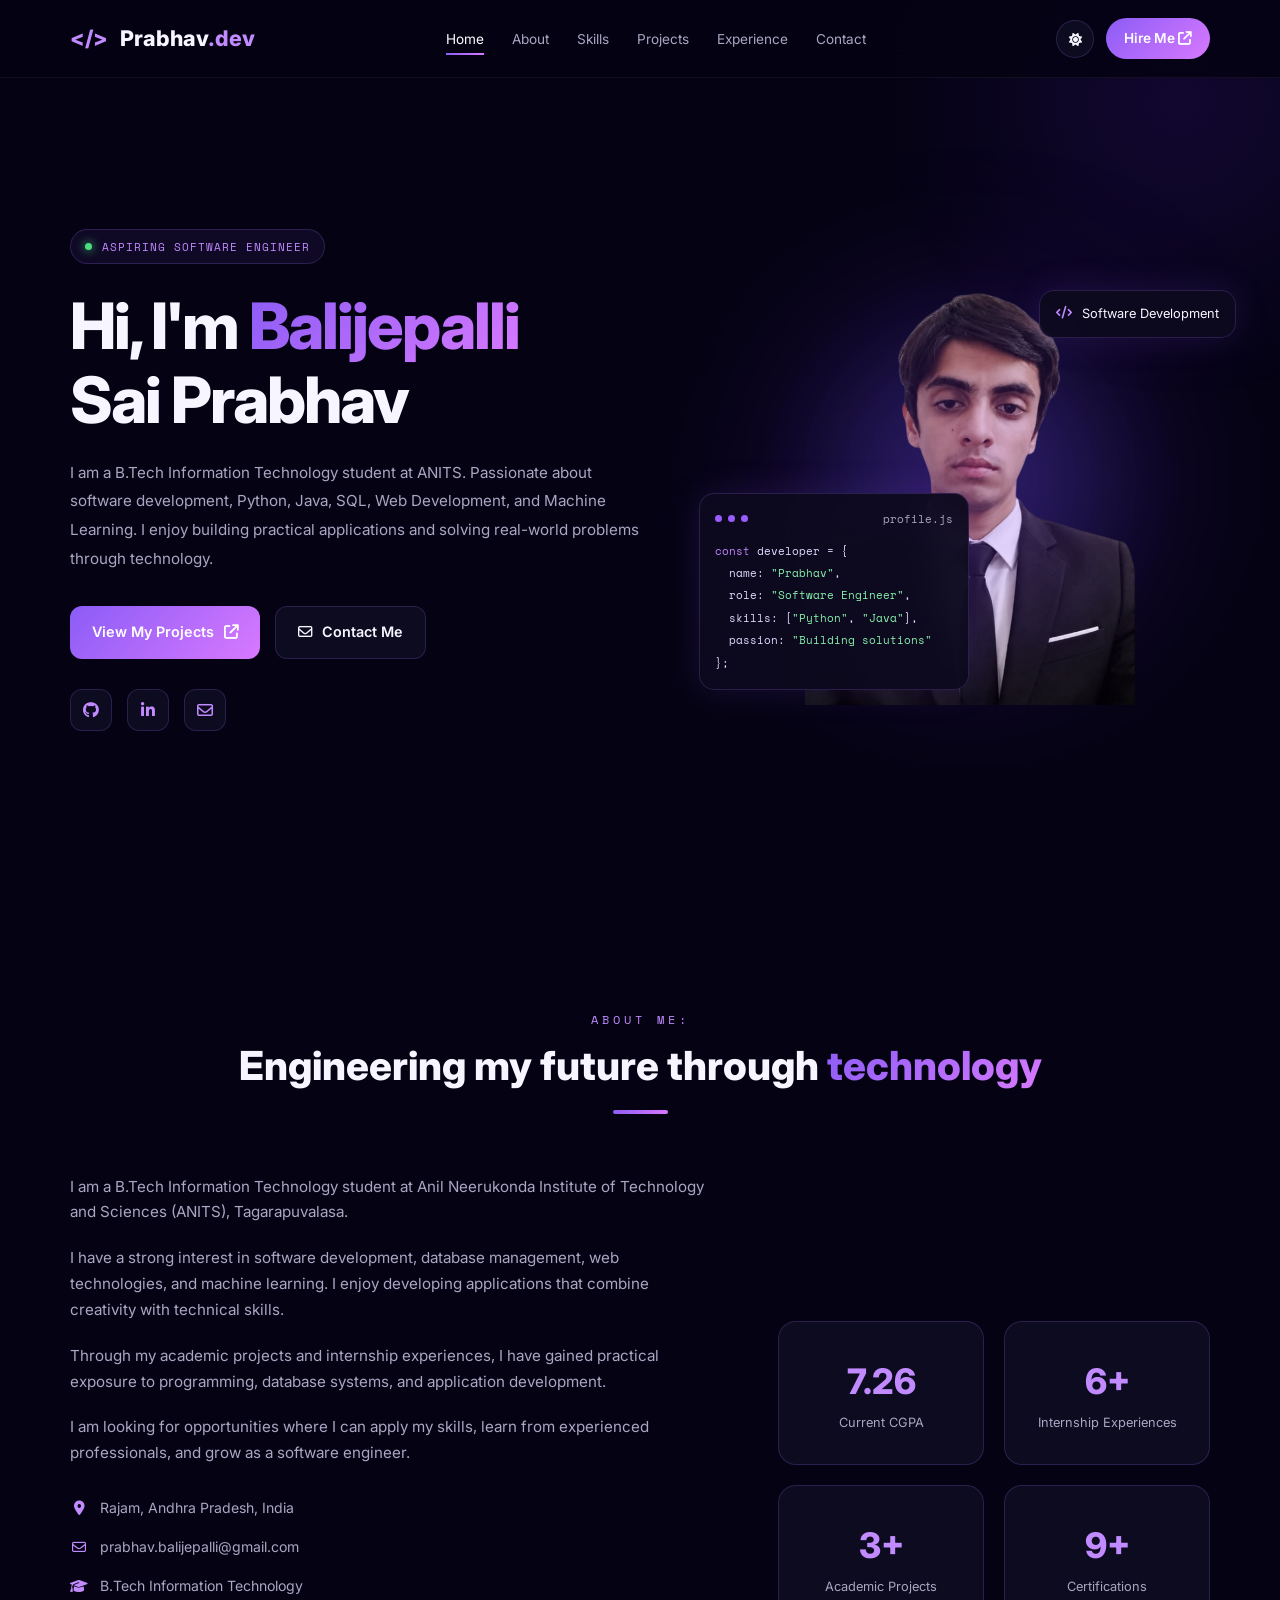
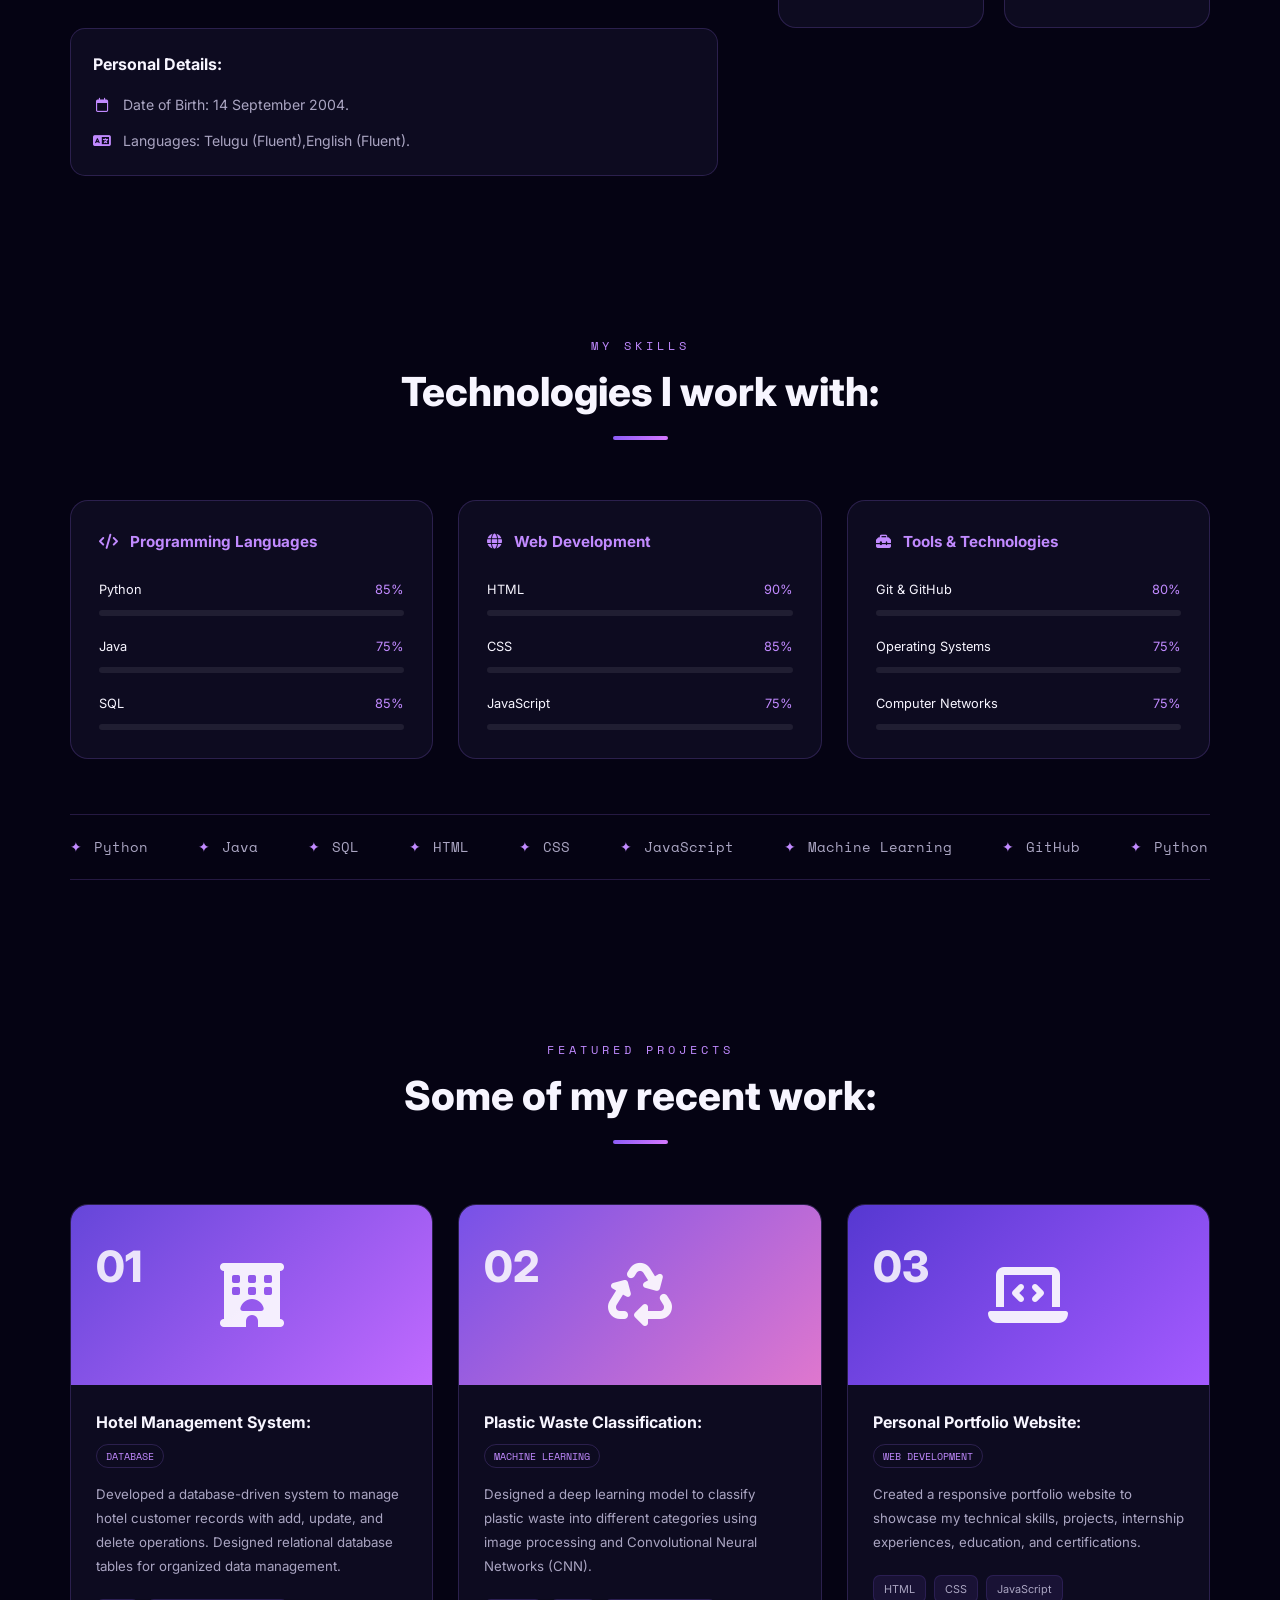
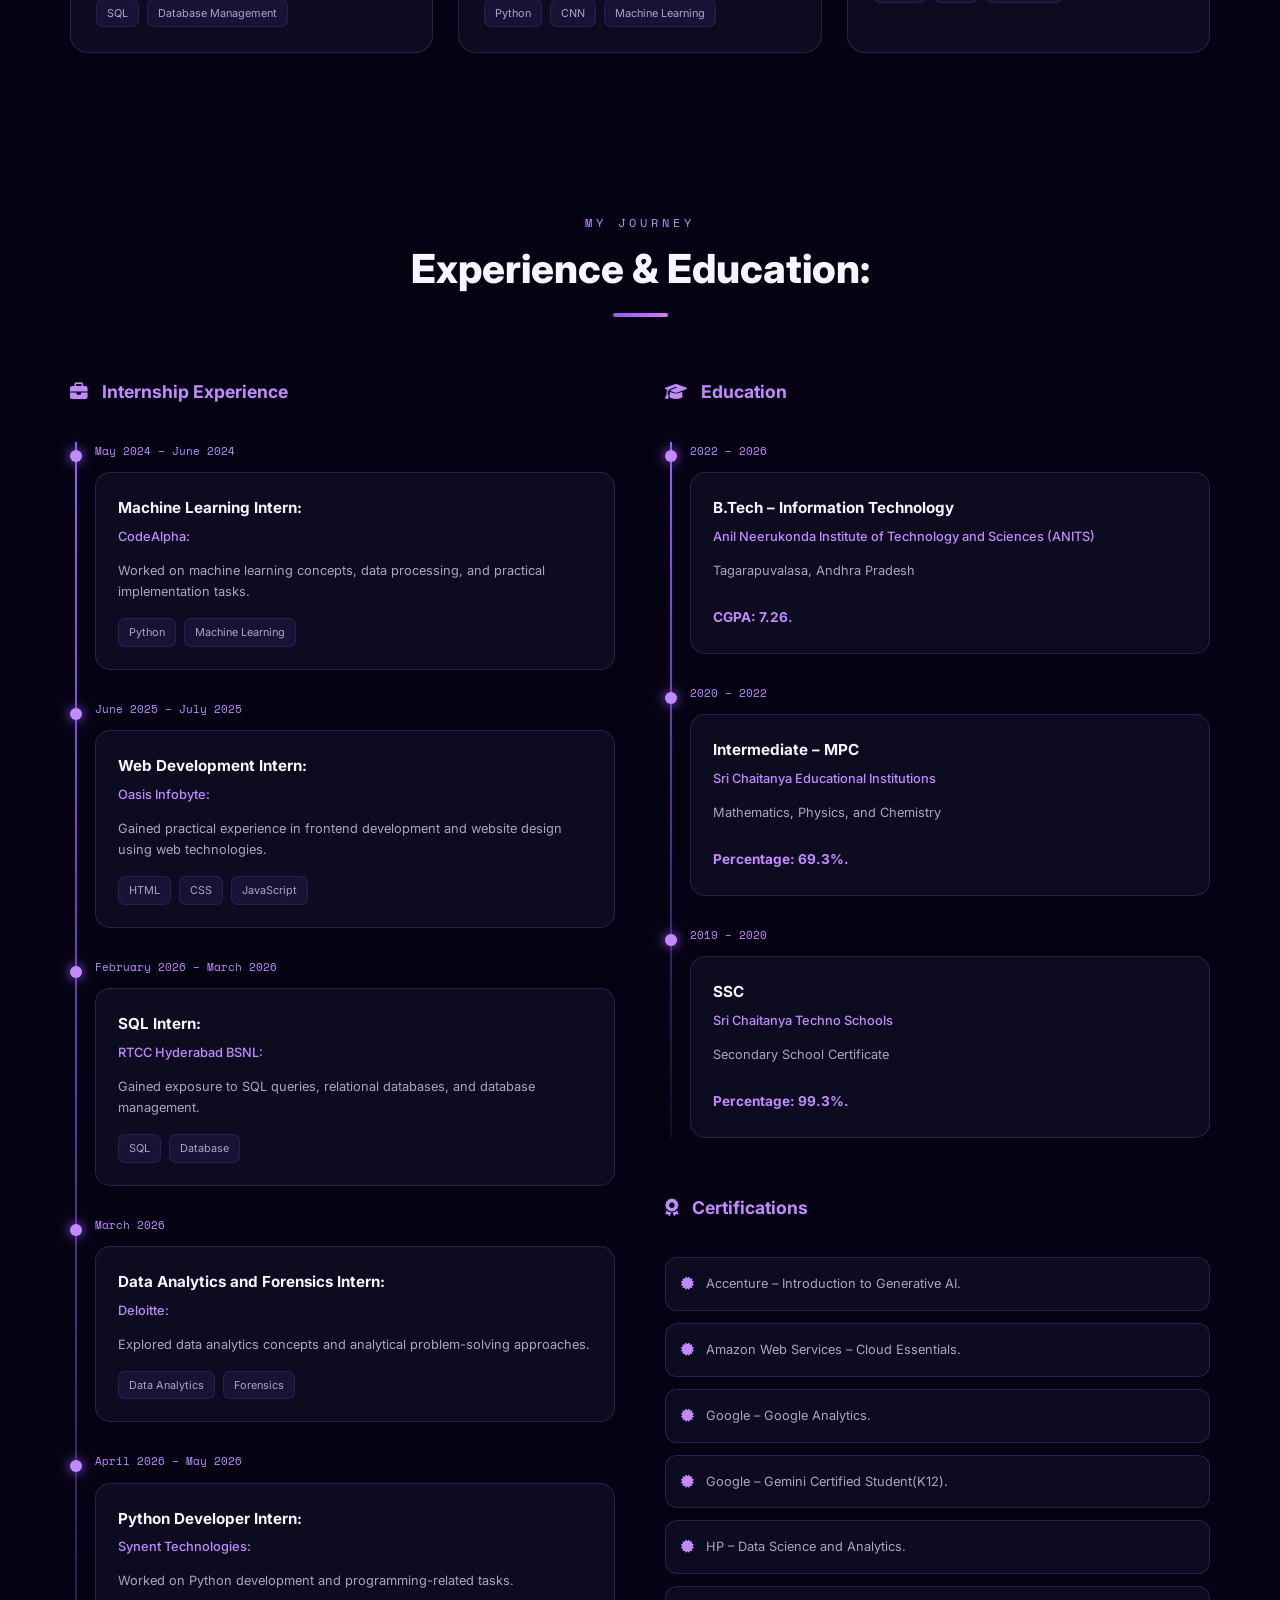
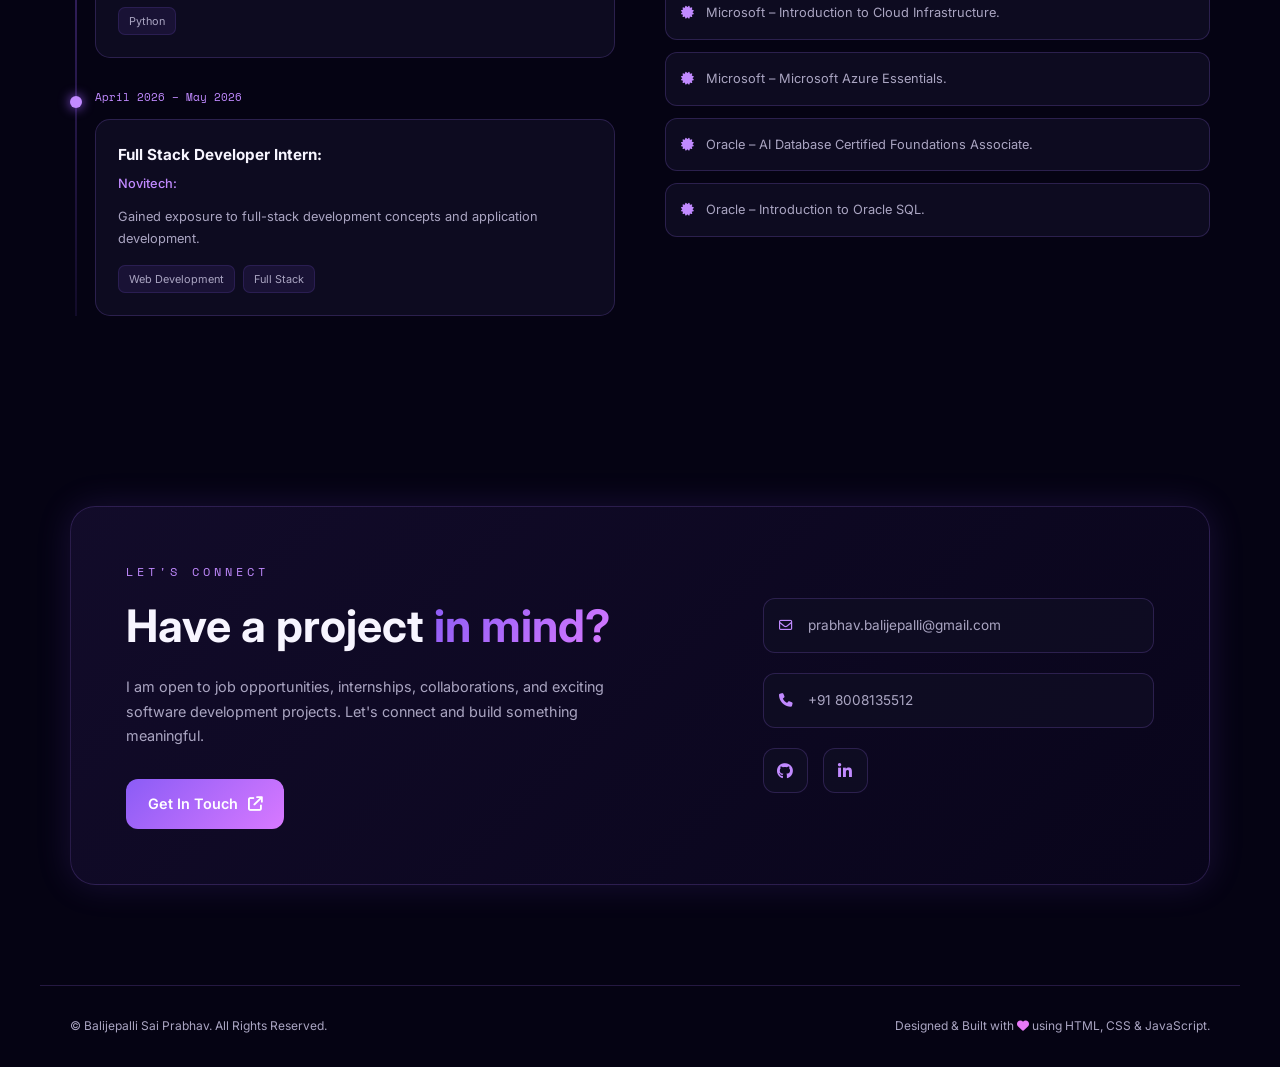
<file: index.html>
<!DOCTYPE html>
<html lang="en">
<head>
    <meta charset="UTF-8">
    <meta name="viewport" content="width=device-width, initial-scale=1.0">
    <title>Balijepalli Sai Prabhav | Portfolio</title>
    <meta name="description"
          content="Personal portfolio of Balijepalli Sai Prabhav, B.Tech Information Technology graduate and aspiring software engineer.">
    <link rel="stylesheet" href="Portfolio.css">
    <link rel="preconnect" href="https://fonts.googleapis.com">
    <link rel="preconnect" href="https://fonts.gstatic.com" crossorigin>
    <link href="https://fonts.googleapis.com/css2?family=Inter:wght@400;500;600;700;800&family=Space+Mono:wght@400;700&display=swap"
          rel="stylesheet">
    <link rel="stylesheet"
          href="https://cdnjs.cloudflare.com/ajax/libs/font-awesome/6.5.2/css/all.min.css">
</head>
<body>
    <div class="background-glow"></div>
    <header class="header">
        <nav class="navbar">
            <a href="#home" class="logo">
                <span class="logo-icon">&lt;/&gt;</span>
                Prabhav<span class="purple-text">.dev</span>
            </a>
            <ul class="nav-links" id="navLinks">
                <li><a href="#home" class="nav-link active">Home</a></li>
                <li><a href="#about" class="nav-link">About</a></li>
                <li><a href="#skills" class="nav-link">Skills</a></li>
                <li><a href="#projects" class="nav-link">Projects</a></li>
                <li><a href="#experience" class="nav-link">Experience</a></li>
                <li><a href="#contact" class="nav-link">Contact</a></li>
            </ul>
            <div class="nav-actions">
                <button class="theme-toggle" id="themeToggle"
                        aria-label="Toggle theme">
                    <i class="fa-solid fa-sun"></i>
                </button>
                <a href="#contact" class="hire-btn">
                    Hire Me <i class="fa-solid fa-arrow-up-right-from-square"></i>
                </a>
                <button class="menu-toggle" id="menuToggle"
                        aria-label="Open navigation menu">
                    <i class="fa-solid fa-bars"></i>
                </button>
            </div>
        </nav>
    </header>
      <!-- Hero Section -->
    <section id="home" class="hero section-container">

        <div class="hero-content">

            <div class="hero-badge">
                <span class="status-dot"></span>
                ASPIRING SOFTWARE ENGINEER
            </div>

            <h1>
                Hi, I'm <span class="gradient-text">Balijepalli</span>
                <br>
                Sai Prabhav
            </h1>


            <p class="hero-description">
                I am a B.Tech Information Technology student at ANITS.
                Passionate about software development, Python, Java,
                SQL, Web Development, and Machine Learning.
                I enjoy building practical applications and solving
                real-world problems through technology.
            </p>

            <div class="hero-buttons">

                <a href="#projects" class="primary-btn">
                    View My Projects
                    <i class="fa-solid fa-arrow-up-right-from-square"></i>
                </a>

                <a href="#contact" class="secondary-btn">
                    <i class="fa-regular fa-envelope"></i>
                    Contact Me
                </a>

            </div>

            <div class="hero-socials">

                <a href="https://github.com/balijepallisaiprabhav"
                   target="_blank"
                   rel="noopener noreferrer"
                   aria-label="GitHub">
                    <i class="fa-brands fa-github"></i>
                </a>

                <a href="https://www.linkedin.com/in/balijepalli-sai-prabhav-173a7a30b/"
                   target="_blank"
                   rel="noopener noreferrer"
                   aria-label="LinkedIn">
                    <i class="fa-brands fa-linkedin-in"></i>
                </a>

                <a href="mailto:prabhav.balijepalli@gmail.com"
                   aria-label="Email">
                    <i class="fa-regular fa-envelope"></i>
                </a>

            </div>

        </div>


        <!-- Profile Image -->
        <div class="hero-image-container">

            <div class="profile-glow"></div>

            <div class="profile-frame">

                <!-- Replace profile.jpg with your own image filename -->
                <img src="./Balijepalli%20Sai%20Prabhav.png"
                     alt="Balijepalli Sai Prabhav image"
                     class="Balijepalli Sai Prabhav-img">

            </div>

            <div class="floating-card code-card">

                <div class="code-card-header">
                    <span class="code-dot"></span>
                    <span class="code-dot"></span>
                    <span class="code-dot"></span>
                    <span>profile.js</span>
                </div>

                <div class="code-content">
                    <span class="code-purple">const</span> developer = {<br>
                    &nbsp;&nbsp;name: <span class="code-green">"Prabhav"</span>,<br>
                    &nbsp;&nbsp;role: <span class="code-green">"Software Engineer"</span>,<br>
                    &nbsp;&nbsp;skills: [<span class="code-green">"Python"</span>, <span class="code-green">"Java"</span>],<br>
                    &nbsp;&nbsp;passion: <span class="code-green">"Building solutions"</span><br>
                    };
                </div>

            </div>

            <div class="floating-card tech-card">
                <i class="fa-solid fa-code"></i>
                <span>Software Development</span>
            </div>

        </div>

    </section>


    <!-- About Section -->
    <section id="about" class="section-container section">

        <div class="section-heading">
            <span class="section-label">ABOUT ME:</span>
            <h2>Engineering my future through <span class="gradient-text">technology</span></h2>
            <div class="heading-line"></div>
        </div>

        <div class="about-grid">

            <div class="about-content">

                <p>
                    I am a B.Tech Information Technology student at
                    Anil Neerukonda Institute of Technology and Sciences
                    (ANITS), Tagarapuvalasa.
                </p>

                <p>
                    I have a strong interest in software development,
                    database management, web technologies, and
                    machine learning. I enjoy developing applications
                    that combine creativity with technical skills.
                </p>

                <p>
                    Through my academic projects and internship
                    experiences, I have gained practical exposure
                    to programming, database systems, and application
                    development.
                </p>

                <p>
                    I am looking for opportunities where I can apply
                    my skills, learn from experienced professionals,
                    and grow as a software engineer.
                </p>

                <div class="about-details">

                    <div class="detail-item">
                        <i class="fa-solid fa-location-dot"></i>
                        <span>Rajam, Andhra Pradesh, India</span>
                    </div>

                    <div class="detail-item">
                        <i class="fa-regular fa-envelope"></i>
                        <span>prabhav.balijepalli@gmail.com</span>
                    </div>

                    <div class="detail-item">
                        <i class="fa-solid fa-graduation-cap"></i>
                        <span>B.Tech Information Technology</span>
                    </div>

                </div>

                <div class="personal-details">

                    <h3>Personal Details:</h3>

                    <div class="detail-item">
                        <i class="fa-regular fa-calendar"></i>
                        <span>Date of Birth: 14 September 2004.</span>
                    </div>

                    <div class="detail-item">
                        <i class="fa-solid fa-language"></i>
                        <span>Languages: Telugu (Fluent),English (Fluent).</span>
                    </div>

                </div>

            </div>


            <!-- About Statistics -->
            <div class="stats-grid">

                <div class="stat-card">
                    <h3>7.26</h3>
                    <p>Current CGPA</p>
                </div>

                <div class="stat-card">
                    <h3>6+</h3>
                    <p>Internship Experiences</p>
                </div>

                <div class="stat-card">
                    <h3>3+</h3>
                    <p>Academic Projects</p>
                </div>

                <div class="stat-card">
                    <h3>9+</h3>
                    <p>Certifications</p>
                </div>

            </div>

        </div>

    </section>


    <!-- Skills Section -->
    <section id="skills" class="section-container section">

        <div class="section-heading">
            <span class="section-label">MY SKILLS</span>
            <h2>Technologies I work with:</h2>
            <div class="heading-line"></div>
        </div>

        <div class="skills-grid">

            <!-- Programming -->
            <div class="skill-card">

                <h3><i class="fa-solid fa-code"></i> Programming Languages</h3>

                <div class="skill-item">
                    <div class="skill-info">
                        <span>Python</span>
                        <span>85%</span>
                    </div>
                    <div class="skill-progress">
                        <div class="progress-bar" data-width="85%"></div>
                    </div>
                </div>

                <div class="skill-item">
                    <div class="skill-info">
                        <span>Java</span>
                        <span>75%</span>
                    </div>
                    <div class="skill-progress">
                        <div class="progress-bar" data-width="75%"></div>
                    </div>
                </div>

                <div class="skill-item">
                    <div class="skill-info">
                        <span>SQL</span>
                        <span>85%</span>
                    </div>
                    <div class="skill-progress">
                        <div class="progress-bar" data-width="85%"></div>
                    </div>
                </div>

            </div>


            <!-- Web Development -->
            <div class="skill-card">

                <h3><i class="fa-solid fa-globe"></i> Web Development</h3>

                <div class="skill-item">
                    <div class="skill-info">
                        <span>HTML</span>
                        <span>90%</span>
                    </div>
                    <div class="skill-progress">
                        <div class="progress-bar" data-width="90%"></div>
                    </div>
                </div>

                <div class="skill-item">
                    <div class="skill-info">
                        <span>CSS</span>
                        <span>85%</span>
                    </div>
                    <div class="skill-progress">
                        <div class="progress-bar" data-width="85%"></div>
                    </div>
                </div>

                <div class="skill-item">
                    <div class="skill-info">
                        <span>JavaScript</span>
                        <span>75%</span>
                    </div>
                    <div class="skill-progress">
                        <div class="progress-bar" data-width="75%"></div>
                    </div>
                </div>

            </div>


            <!-- Tools -->
            <div class="skill-card">

                <h3><i class="fa-solid fa-toolbox"></i> Tools & Technologies</h3>

                <div class="skill-item">
                    <div class="skill-info">
                        <span>Git & GitHub</span>
                        <span>80%</span>
                    </div>
                    <div class="skill-progress">
                        <div class="progress-bar" data-width="80%"></div>
                    </div>
                </div>

                <div class="skill-item">
                    <div class="skill-info">
                        <span>Operating Systems</span>
                        <span>75%</span>
                    </div>
                    <div class="skill-progress">
                        <div class="progress-bar" data-width="75%"></div>
                    </div>
                </div>

                <div class="skill-item">
                    <div class="skill-info">
                        <span>Computer Networks</span>
                        <span>75%</span>
                    </div>
                    <div class="skill-progress">
                        <div class="progress-bar" data-width="75%"></div>
                    </div>
                </div>

            </div>

        </div>

        <div class="tech-marquee">

            <div class="marquee-track">

                <span>Python</span>
                <span>Java</span>
                <span>SQL</span>
                <span>HTML</span>
                <span>CSS</span>
                <span>JavaScript</span>
                <span>Machine Learning</span>
                <span>GitHub</span>

                <span>Python</span>
                <span>Java</span>
                <span>SQL</span>
                <span>HTML</span>
                <span>CSS</span>
                <span>JavaScript</span>
                <span>Machine Learning</span>
                <span>GitHub</span>

            </div>

        </div>

    </section>


    <!-- Projects Section -->
    <section id="projects" class="section-container section">

        <div class="section-heading">
            <span class="section-label">FEATURED PROJECTS</span>
            <h2>Some of my recent work:</h2>
            <div class="heading-line"></div>
        </div>

        <div class="projects-grid">

            <!-- Project 1 -->
            <div class="project-card">

                <div class="project-image project-image-one">
                    <span>01</span>
                    <i class="fa-solid fa-hotel"></i>
                </div>

                <div class="project-content">

                    <div class="project-title">
                        <h3>Hotel Management System:</h3>
                        <span class="project-tag">DATABASE</span>
                    </div>

                    <p>
                        Developed a database-driven system to manage
                        hotel customer records with add, update,
                        and delete operations. Designed relational
                        database tables for organized data management.
                    </p>

                    <div class="project-tech">
                        <span>SQL</span>
                        <span>Database Management</span>
                    </div>

                </div>

            </div>


            <!-- Project 2 -->
            <div class="project-card">

                <div class="project-image project-image-two">
                    <span>02</span>
                    <i class="fa-solid fa-recycle"></i>
                </div>

                <div class="project-content">

                    <div class="project-title">
                        <h3>Plastic Waste Classification:</h3>
                        <span class="project-tag">MACHINE LEARNING</span>
                    </div>

                    <p>
                        Designed a deep learning model to classify
                        plastic waste into different categories
                        using image processing and Convolutional
                        Neural Networks (CNN).
                    </p>

                    <div class="project-tech">
                        <span>Python</span>
                        <span>CNN</span>
                        <span>Machine Learning</span>
                    </div>

                </div>

            </div>


            <!-- Project 3 -->
            <div class="project-card">

                <div class="project-image project-image-three">
                    <span>03</span>
                    <i class="fa-solid fa-laptop-code"></i>
                </div>

                <div class="project-content">

                    <div class="project-title">
                        <h3>Personal Portfolio Website:</h3>
                        <span class="project-tag">WEB DEVELOPMENT</span>
                    </div>

                    <p>
                        Created a responsive portfolio website to
                        showcase my technical skills, projects,
                        internship experiences, education,
                        and certifications.
                    </p>

                    <div class="project-tech">
                        <span>HTML</span>
                        <span>CSS</span>
                        <span>JavaScript</span>
                    </div>

                </div>

            </div>

        </div>

    </section>


    <!-- Experience and Education -->
    <section id="experience" class="section-container section">

        <div class="section-heading">
            <span class="section-label">MY JOURNEY</span>
            <h2>Experience & Education:</h2>
            <div class="heading-line"></div>
        </div>

        <div class="journey-grid">

            <!-- Internship Timeline -->
            <div class="journey-column">

                <h3 class="journey-heading">
                    <i class="fa-solid fa-briefcase"></i>
                    Internship Experience
                </h3>

                <div class="timeline">

                    <div class="timeline-item">

                        <span class="timeline-date">May 2024 – June 2024</span>

                        <div class="timeline-card">
                            <h4>Machine Learning Intern:</h4>
                            <h5>CodeAlpha:</h5>

                            <p>
                                Worked on machine learning concepts,
                                data processing, and practical
                                implementation tasks.
                            </p>

                            <div class="project-tech">
                                <span>Python</span>
                                <span>Machine Learning</span>
                            </div>
                        </div>

                    </div>


                    <div class="timeline-item">

                        <span class="timeline-date">June 2025 – July 2025</span>

                        <div class="timeline-card">
                            <h4>Web Development Intern:</h4>
                            <h5>Oasis Infobyte:</h5>

                            <p>
                                Gained practical experience in
                                frontend development and website
                                design using web technologies.
                            </p>

                            <div class="project-tech">
                                <span>HTML</span>
                                <span>CSS</span>
                                <span>JavaScript</span>
                            </div>
                        </div>

                    </div>


                    <div class="timeline-item">

                        <span class="timeline-date">February 2026 – March 2026</span>

                        <div class="timeline-card">
                            <h4>SQL Intern:</h4>
                            <h5>RTCC Hyderabad BSNL:</h5>

                            <p>
                                Gained exposure to SQL queries,
                                relational databases, and
                                database management.
                            </p>

                            <div class="project-tech">
                                <span>SQL</span>
                                <span>Database</span>
                            </div>
                        </div>

                    </div>


                    <div class="timeline-item">

                        <span class="timeline-date">March 2026</span>

                        <div class="timeline-card">
                            <h4>Data Analytics and Forensics Intern:</h4>
                            <h5>Deloitte:</h5>

                            <p>
                                Explored data analytics concepts
                                and analytical problem-solving
                                approaches.
                            </p>

                            <div class="project-tech">
                                <span>Data Analytics</span>
                                <span>Forensics</span>
                            </div>
                        </div>

                    </div>


                    <div class="timeline-item">

                        <span class="timeline-date">April 2026 – May 2026</span>

                        <div class="timeline-card">
                            <h4>Python Developer Intern:</h4>
                            <h5>Synent Technologies:</h5>

                            <p>
                                Worked on Python development
                                and programming-related tasks.
                            </p>

                            <div class="project-tech">
                                <span>Python</span>
                            </div>
                        </div>

                    </div>


                    <div class="timeline-item">

                        <span class="timeline-date">April 2026 – May 2026</span>

                        <div class="timeline-card">
                            <h4>Full Stack Developer Intern:</h4>
                            <h5>Novitech:</h5>

                            <p>
                                Gained exposure to full-stack
                                development concepts and
                                application development.
                            </p>

                            <div class="project-tech">
                                <span>Web Development</span>
                                <span>Full Stack</span>
                            </div>
                        </div>

                    </div>

                </div>

            </div>


            <!-- Education Timeline -->
            <div class="journey-column">

                <h3 class="journey-heading">
                    <i class="fa-solid fa-graduation-cap"></i>
                    Education
                </h3>

                <div class="timeline">

                    <div class="timeline-item">

                        <span class="timeline-date">2022 – 2026</span>

                        <div class="timeline-card">
                            <h4>B.Tech – Information Technology</h4>
                            <h5>
                                Anil Neerukonda Institute of Technology
                                and Sciences (ANITS)
                            </h5>

                            <p>
                                Tagarapuvalasa, Andhra Pradesh
                            </p>

                            <div class="education-score">
                                CGPA: 7.26.
                            </div>
                        </div>

                    </div>


                    <div class="timeline-item">

                        <span class="timeline-date">2020 – 2022</span>

                        <div class="timeline-card">
                            <h4>Intermediate – MPC</h4>
                            <h5>Sri Chaitanya Educational Institutions</h5>

                            <p>
                                Mathematics, Physics, and Chemistry
                            </p>

                            <div class="education-score">
                                Percentage: 69.3%.
                            </div>
                        </div>

                    </div>


                    <div class="timeline-item">

                        <span class="timeline-date">2019 – 2020</span>

                        <div class="timeline-card">
                            <h4>SSC</h4>
                            <h5>Sri Chaitanya Techno Schools</h5>

                            <p>
                                Secondary School Certificate
                            </p>

                            <div class="education-score">
                                Percentage: 99.3%.
                            </div>
                        </div>

                    </div>

                </div>


                <!-- Certifications -->
                <h3 class="journey-heading certification-heading">
                    <i class="fa-solid fa-award"></i>
                    Certifications
                </h3>

                <div class="certification-list">

                    <div class="certificate-item">
                        <i class="fa-solid fa-certificate"></i>
                        <span>Accenture – Introduction to Generative AI.</span>
                    </div>

                    <div class="certificate-item">
                        <i class="fa-solid fa-certificate"></i>
                        <span>Amazon Web Services – Cloud Essentials.</span>
                    </div>

                    <div class="certificate-item">
                        <i class="fa-solid fa-certificate"></i>
                        <span>Google – Google Analytics.</span>
                    </div>

                    <div class="certificate-item">
                        <i class="fa-solid fa-certificate"></i>
                        <span>Google – Gemini Certified Student(K12).</span>
                    </div>

                    <div class="certificate-item">
                        <i class="fa-solid fa-certificate"></i>
                        <span>HP – Data Science and Analytics.</span>
                    </div>

                    <div class="certificate-item">
                        <i class="fa-solid fa-certificate"></i>
                        <span>Microsoft – Introduction to Cloud Infrastructure.</span>
                    </div>

                    <div class="certificate-item">
                        <i class="fa-solid fa-certificate"></i>
                        <span>Microsoft – Microsoft Azure Essentials.</span>
                    </div>

                    <div class="certificate-item">
                        <i class="fa-solid fa-certificate"></i>
                        <span>Oracle – AI Database Certified Foundations Associate.</span>
                    </div>

                    <div class="certificate-item">
                        <i class="fa-solid fa-certificate"></i>
                        <span>Oracle – Introduction to Oracle SQL.</span>
                    </div>

                </div>

            </div>

        </div>

    </section>


    <!-- Contact Section -->
    <section id="contact" class="section-container section contact-section">

        <div class="contact-box">

            <div class="contact-content">

                <span class="section-label">LET'S CONNECT</span>

                <h2>
                    Have a project
                    <span class="gradient-text">in mind?</span>
                </h2>

                <p>
                    I am open to job opportunities, internships,
                    collaborations, and exciting software development
                    projects. Let's connect and build something meaningful.
                </p>

                <a href="mailto:prabhav.balijepalli@gmail.com"
                   class="primary-btn">
                    Get In Touch
                    <i class="fa-solid fa-arrow-up-right-from-square"></i>
                </a>

            </div>


            <div class="contact-info">

                <a href="mailto:prabhav.balijepalli@gmail.com"
                   class="contact-info-item">

                    <i class="fa-regular fa-envelope"></i>

                    <span>prabhav.balijepalli@gmail.com</span>

                </a>


                <a href="tel:8008135512"
                   class="contact-info-item">

                    <i class="fa-solid fa-phone"></i>

                    <span>+91 8008135512</span>

                </a>


                <div class="contact-socials">

                    <a href="https://github.com/balijepallisaiprabhav"
                       target="_blank"
                       rel="noopener noreferrer"
                       aria-label="GitHub">

                        <i class="fa-brands fa-github"></i>

                    </a>


                    <a href="https://www.linkedin.com/in/balijepalli-sai-prabhav-173a7a30b/"
                       target="_blank"
                       rel="noopener noreferrer"
                       aria-label="LinkedIn">

                        <i class="fa-brands fa-linkedin-in"></i>

                    </a>

                </div>

            </div>

        </div>

    </section>


    <!-- Footer -->
    <footer class="footer">

        <p>
            © <span id="currentYear"></span>
            Balijepalli Sai Prabhav. All Rights Reserved.
        </p>

        <p>
            Designed & Built with
            <i class="fa-solid fa-heart"></i>
            using HTML, CSS & JavaScript.
        </p>

    </footer>


    <!-- Back To Top -->
    <button id="backToTop" class="back-to-top"
            aria-label="Back to top">

        <i class="fa-solid fa-arrow-up"></i>

    </button>


    <script src="Portfolio.js"></script>

</body>
</html>
</file>
<file: Portfolio.css>
:root {
    --bg-color: #050313;
    --bg-secondary: #0a071c;
    --card-bg: rgba(16, 13, 36, 0.85);
    --text-color: #f7f5ff;
    --text-secondary: #aaa5c2;
    --purple: #9b5cff;
    --purple-light: #c18aff;
    --purple-dark: #6d28d9;
    --border-color: rgba(166, 115, 255, 0.2);
    --gradient: linear-gradient(135deg, #8b5cf6, #d879ff);
    --shadow: 0 0 35px rgba(139, 92, 246, 0.15);
}

* {
    margin: 0;
    padding: 0;
    box-sizing: border-box;
    scroll-behavior: smooth;
}

body {
    font-family: "Inter", sans-serif;
    background: var(--bg-color);
    color: var(--text-color);
    line-height: 1.7;
    overflow-x: hidden;
    transition: background 0.3s ease, color 0.3s ease;
}

a {
    text-decoration: none;
    color: inherit;
}

ul {
    list-style: none;
}

button {
    font-family: inherit;
}

::selection {
    background: var(--purple);
    color: white;
}



.background-glow {
    position: fixed;
    top: -200px;
    right: -200px;
    width: 600px;
    height: 600px;
    background: radial-gradient(
        circle,
        rgba(111, 42, 255, 0.13),
        transparent 70%
    );
    pointer-events: none;
    z-index: -1;
}



.header {
    position: fixed;
    top: 0;
    left: 0;
    width: 100%;
    z-index: 1000;
    background: rgba(5, 3, 19, 0.85);
    backdrop-filter: blur(18px);
    border-bottom: 1px solid rgba(255, 255, 255, 0.05);
}

.navbar {
    max-width: 1200px;
    margin: auto;
    padding: 18px 30px;
    display: flex;
    align-items: center;
    justify-content: space-between;
    gap: 25px;
}

.logo {
    font-size: 1.35rem;
    font-weight: 800;
    white-space: nowrap;
}

.logo-icon {
    color: var(--purple-light);
    margin-right: 7px;
}

.purple-text {
    color: var(--purple-light);
}

.nav-links {
    display: flex;
    align-items: center;
    gap: 28px;
}

.nav-link {
    font-size: 0.85rem;
    color: var(--text-secondary);
    transition: color 0.3s ease;
    position: relative;
}

.nav-link:hover,
.nav-link.active {
    color: white;
}

.nav-link.active::after {
    content: "";
    position: absolute;
    bottom: -8px;
    left: 0;
    width: 100%;
    height: 2px;
    background: var(--gradient);
}

.nav-actions {
    display: flex;
    align-items: center;
    gap: 12px;
}

.theme-toggle,
.menu-toggle {
    width: 38px;
    height: 38px;
    border-radius: 50%;
    border: 1px solid var(--border-color);
    background: var(--card-bg);
    color: var(--text-color);
    cursor: pointer;
    transition: 0.3s ease;
}

.theme-toggle:hover,
.menu-toggle:hover {
    background: var(--purple-dark);
    transform: rotate(15deg);
}

.hire-btn {
    padding: 9px 18px;
    border-radius: 25px;
    background: var(--gradient);
    color: white;
    font-size: 0.85rem;
    font-weight: 600;
    transition: 0.3s ease;
}

.hire-btn:hover {
    transform: translateY(-3px);
    box-shadow: 0 0 20px rgba(155, 92, 255, 0.4);
}

.menu-toggle {
    display: none;
}


/* General Sections */

.section-container {
    max-width: 1200px;
    width: 100%;
    margin: auto;
    padding-left: 30px;
    padding-right: 30px;
}

.section {
    padding-top: 110px;
    padding-bottom: 50px;
}

.section-heading {
    text-align: center;
    margin-bottom: 60px;
}

.section-label {
    display: block;
    color: var(--purple-light);
    font-family: "Space Mono", monospace;
    font-size: 0.72rem;
    letter-spacing: 4px;
    margin-bottom: 10px;
}

.section-heading h2 {
    font-size: clamp(1.8rem, 4vw, 2.5rem);
    font-weight: 800;
    line-height: 1.3;
}

.heading-line {
    width: 55px;
    height: 4px;
    border-radius: 5px;
    background: var(--gradient);
    margin: 18px auto 0;
}

.gradient-text {
    background: var(--gradient);
    -webkit-background-clip: text;
    background-clip: text;
    color: transparent;
}


/* Hero Section */

.hero {
    min-height: 100vh;
    display: grid;
    grid-template-columns: 1.1fr 0.9fr;
    align-items: center;
    gap: 70px;
    padding-top: 130px;
    padding-bottom: 70px;
    overflow: visible;
}

.hero-content {
    animation: slideUp 0.9s ease both;
}

.hero-badge {
    display: inline-flex;
    align-items: center;
    gap: 10px;
    padding: 7px 14px;
    border: 1px solid var(--border-color);
    border-radius: 25px;
    background: rgba(139, 92, 246, 0.08);
    color: var(--purple-light);
    font-family: "Space Mono", monospace;
    font-size: 0.7rem;
    letter-spacing: 1px;
    margin-bottom: 25px;
}

.status-dot {
    width: 7px;
    height: 7px;
    background: #4ade80;
    border-radius: 50%;
    box-shadow: 0 0 10px #4ade80;
    animation: pulse 1.5s infinite;
}

.hero h1 {
    font-size: clamp(2.6rem, 5vw, 4.5rem);
    font-weight: 800;
    line-height: 1.15;
    letter-spacing: -2px;
}

.hero-role {
    margin-top: 22px;
    font-size: clamp(1.2rem, 3vw, 1.8rem);
    font-weight: 600;
}

#typingText {
    color: var(--purple-light);
}

.typing-cursor {
    color: var(--purple-light);
    animation: blink 0.7s infinite;
}

.hero-description {
    color: var(--text-secondary);
    max-width: 570px;
    margin-top: 22px;
    font-size: 0.95rem;
    line-height: 1.9;
}

.hero-buttons {
    display: flex;
    flex-wrap: wrap;
    gap: 15px;
    margin-top: 32px;
}

.primary-btn,
.secondary-btn {
    display: inline-flex;
    align-items: center;
    justify-content: center;
    gap: 10px;
    padding: 13px 22px;
    border-radius: 12px;
    font-size: 0.9rem;
    font-weight: 600;
    transition: 0.3s ease;
}

.primary-btn {
    background: var(--gradient);
    color: white;
    border: none;
}

.secondary-btn {
    background: var(--card-bg);
    border: 1px solid var(--border-color);
    color: var(--text-color);
}

.primary-btn:hover,
.secondary-btn:hover {
    transform: translateY(-4px);
    box-shadow: var(--shadow);
}

.hero-socials {
    display: flex;
    gap: 15px;
    margin-top: 30px;
}

.hero-socials a {
    width: 42px;
    height: 42px;
    border: 1px solid var(--border-color);
    border-radius: 12px;
    display: flex;
    align-items: center;
    justify-content: center;
    color: var(--purple-light);
    background: var(--card-bg);
    transition: 0.3s ease;
}

.hero-socials a:hover {
    background: var(--purple-dark);
    color: white;
    transform: translateY(-4px);
}


/* Profile Image */

.hero-image-container {
    position: relative;
    display: flex;
    justify-content: center;
    align-items: center;
    min-height: 450px;
    animation: fadeIn 1.2s ease both;
}

.profile-glow {
    position: absolute;
    width: 350px;
    height: 350px;
    border-radius: 50%;
    background: rgba(128, 49, 255, 0.22);
    filter: blur(80px);
    animation: glow 4s ease-in-out infinite alternate;
}

.profile-frame {
    width: 380px;
    height: 450px;
    border-radius: 20px;
    margin: 0 auto;
    padding: 0;
    overflow: hidden;

}

.profile-frame::before {
    content: "";
    position: absolute;
    width: 350px;
    height: 350px;
    top: 50%;
    left: 50%;
    transform: translate(-50%, -50%);
    background: radial-gradient(circle,rgba(139, 92, 246, 0.25) 0%,rgba(59, 130, 246, 0.12) 40%, transparent 70%);
    filter: blur(45px);
    z-index: -1;

}

.profile-image {
    display: block;
    width: 100%;
    height: 100%;
    object-fit: contain;
    object-position: center bottom;
    background: transparent;
    border: none;
    border-radius: 0;
    box-shadow: none;
}

.profile-frame img {
    width: 100%;
    height: 100%;
    object-fit: contain;
    object-position: center bottom;
    display: block;
    border-radius: 20px;
}

.floating-card {
    position: absolute;
    z-index: 2;
    background: rgba(13, 10, 31, 0.95);
    border: 1px solid var(--border-color);
    border-radius: 15px;
    box-shadow: var(--shadow);
    backdrop-filter: blur(15px);
}

.code-card {
    bottom: 15px;
    left: -30px;
    width: 270px;
    padding: 15px;
    animation: float 4s ease-in-out infinite;
}

.code-card-header {
    display: flex;
    align-items: center;
    gap: 6px;
    font-family: "Space Mono", monospace;
    font-size: 0.7rem;
    color: var(--text-secondary);
    margin-bottom: 12px;
}

.code-card-header span:last-child {
    margin-left: auto;
}

.code-dot {
    width: 7px;
    height: 7px;
    border-radius: 50%;
    background: #9b5cff;
}

.code-content {
    font-family: "Space Mono", monospace;
    font-size: 0.7rem;
    line-height: 2;
    color: #e2d8ff;
}

.code-purple {
    color: #c084fc;
}

.code-green {
    color: #86efac;
}

.tech-card {
    top: 35px;
    right: -25px;
    padding: 12px 16px;
    display: flex;
    align-items: center;
    gap: 10px;
    font-size: 0.8rem;
    animation: float 5s ease-in-out infinite;
}

.tech-card i {
    color: var(--purple-light);
}


/* About */

.about-grid {
    display: grid;
    grid-template-columns: 1.2fr 0.8fr;
    gap: 60px;
    align-items: center;
}

.about-content p {
    color: var(--text-secondary);
    margin-bottom: 20px;
    font-size: 0.95rem;
}

.about-details {
    margin-top: 30px;
    display: flex;
    flex-direction: column;
    gap: 15px;
}

.detail-item {
    display: flex;
    align-items: center;
    gap: 12px;
    color: var(--text-secondary);
    font-size: 0.88rem;
}

.detail-item i {
    color: var(--purple-light);
    width: 18px;
    text-align: center;
}

.personal-details {
    margin-top: 30px;
    padding: 22px;
    background: var(--card-bg);
    border: 1px solid var(--border-color);
    border-radius: 15px;
}

.personal-details h3 {
    margin-bottom: 15px;
    font-size: 1rem;
}

.personal-details .detail-item + .detail-item {
    margin-top: 12px;
}

.stats-grid {
    display: grid;
    grid-template-columns: repeat(2, 1fr);
    gap: 20px;
}

.stat-card {
    padding: 30px 20px;
    text-align: center;
    background: var(--card-bg);
    border: 1px solid var(--border-color);
    border-radius: 18px;
    transition: 0.3s ease;
}

.stat-card:hover {
    transform: translateY(-5px);
    border-color: var(--purple);
    box-shadow: var(--shadow);
}

.stat-card h3 {
    font-size: 2.2rem;
    font-weight: 800;
    color: var(--purple-light);
}

.stat-card p {
    font-size: 0.8rem;
    color: var(--text-secondary);
}


/* Skills */

.skills-grid {
    display: grid;
    grid-template-columns: repeat(3, 1fr);
    gap: 25px;
}

.skill-card {
    padding: 28px;
    background: var(--card-bg);
    border: 1px solid var(--border-color);
    border-radius: 18px;
    transition: 0.3s ease;
}

.skill-card:hover {
    transform: translateY(-5px);
    border-color: var(--purple);
    box-shadow: var(--shadow);
}

.skill-card h3 {
    font-size: 0.95rem;
    margin-bottom: 25px;
    color: var(--purple-light);
}

.skill-card h3 i {
    margin-right: 8px;
}

.skill-item {
    margin-bottom: 20px;
}

.skill-item:last-child {
    margin-bottom: 0;
}

.skill-info {
    display: flex;
    justify-content: space-between;
    font-size: 0.8rem;
    margin-bottom: 9px;
}

.skill-info span:last-child {
    color: var(--purple-light);
}

.skill-progress {
    width: 100%;
    height: 6px;
    border-radius: 10px;
    background: rgba(255, 255, 255, 0.08);
    overflow: hidden;
}

.progress-bar {
    width: 0;
    height: 100%;
    border-radius: 10px;
    background: var(--gradient);
    transition: width 1.5s ease;
}

.tech-marquee {
    overflow: hidden;
    margin-top: 55px;
    padding: 20px 0;
    border-top: 1px solid var(--border-color);
    border-bottom: 1px solid var(--border-color);
}

.marquee-track {
    display: flex;
    width: max-content;
    gap: 50px;
    animation: marquee 30s linear infinite;
}

.marquee-track span {
    font-family: "Space Mono", monospace;
    color: var(--text-secondary);
    font-size: 0.9rem;
    white-space: nowrap;
}

.marquee-track span::before {
    content: "✦";
    color: var(--purple-light);
    margin-right: 12px;
}


/* Projects */

.projects-grid {
    display: grid;
    grid-template-columns: repeat(3, 1fr);
    gap: 25px;
}

.project-card {
    overflow: hidden;
    background: var(--card-bg);
    border: 1px solid var(--border-color);
    border-radius: 18px;
    transition: 0.4s ease;
}

.project-card:hover {
    transform: translateY(-8px);
    border-color: var(--purple);
    box-shadow: var(--shadow);
}

.project-image {
    height: 180px;
    display: flex;
    align-items: center;
    justify-content: center;
    position: relative;
    overflow: hidden;
    background: var(--gradient);
}

.project-image span {
    position: absolute;
    top: 25px;
    left: 25px;
    font-size: 2.7rem;
    font-weight: 800;
    color: rgba(255, 255, 255, 0.85);
}

.project-image i {
    font-size: 4rem;
    color: rgba(255, 255, 255, 0.9);
    transition: 0.4s ease;
}

.project-card:hover .project-image i {
    transform: scale(1.2) rotate(-5deg);
}

.project-image-one {
    background: linear-gradient(135deg, #6546d9, #c16aff);
}

.project-image-two {
    background: linear-gradient(135deg, #7751e8, #df77ce);
}

.project-image-three {
    background: linear-gradient(135deg, #5638d1, #a45aff);
}

.project-content {
    padding: 25px;
}

.project-title {
    display: flex;
    flex-direction: column;
    gap: 10px;
    margin-bottom: 15px;
}

.project-title h3 {
    font-size: 1rem;
    line-height: 1.5;
}

.project-tag {
    align-self: flex-start;
    padding: 3px 9px;
    border-radius: 15px;
    font-family: "Space Mono", monospace;
    font-size: 0.6rem;
    color: var(--purple-light);
    border: 1px solid var(--border-color);
}

.project-content p {
    color: var(--text-secondary);
    font-size: 0.83rem;
    line-height: 1.8;
    margin-bottom: 20px;
}

.project-tech {
    display: flex;
    flex-wrap: wrap;
    gap: 8px;
}

.project-tech span {
    padding: 4px 10px;
    border-radius: 7px;
    background: rgba(139, 92, 246, 0.1);
    border: 1px solid rgba(139, 92, 246, 0.15);
    font-size: 0.68rem;
    color: var(--text-secondary);
}


/* Experience and Education */

.journey-grid {
    display: grid;
    grid-template-columns: 1fr 1fr;
    gap: 50px;
}

.journey-heading {
    font-size: 1.1rem;
    margin-bottom: 35px;
    color: var(--purple-light);
}

.journey-heading i {
    margin-right: 10px;
}

.timeline {
    position: relative;
    padding-left: 25px;
}

.timeline::before {
    content: "";
    position: absolute;
    top: 0;
    bottom: 0;
    left: 5px;
    width: 2px;
    background: linear-gradient(
        to bottom,
        var(--purple),
        rgba(139, 92, 246, 0.1)
    );
}

.timeline-item {
    position: relative;
    margin-bottom: 30px;
}

.timeline-item::before {
    content: "";
    position: absolute;
    left: -25px;
    top: 8px;
    width: 12px;
    height: 12px;
    background: var(--purple-light);
    border-radius: 50%;
    box-shadow: 0 0 12px var(--purple);
}

.timeline-date {
    display: block;
    margin-bottom: 12px;
    font-family: "Space Mono", monospace;
    font-size: 0.68rem;
    color: var(--purple-light);
}

.timeline-card {
    padding: 22px;
    background: var(--card-bg);
    border: 1px solid var(--border-color);
    border-radius: 15px;
    transition: 0.3s ease;
}

.timeline-card:hover {
    border-color: var(--purple);
    box-shadow: var(--shadow);
    transform: translateX(4px);
}

.timeline-card h4 {
    font-size: 0.95rem;
    margin-bottom: 5px;
}

.timeline-card h5 {
    font-size: 0.8rem;
    color: var(--purple-light);
    margin-bottom: 12px;
    font-weight: 500;
}

.timeline-card p {
    font-size: 0.8rem;
    color: var(--text-secondary);
    margin-bottom: 15px;
}

.education-score {
    display: inline-block;
    margin-top: 10px;
    color: var(--purple-light);
    font-weight: 700;
    font-size: 0.85rem;
}

.certification-heading {
    margin-top: 55px;
}

.certification-list {
    display: flex;
    flex-direction: column;
    gap: 12px;
}

.certificate-item {
    display: flex;
    align-items: flex-start;
    gap: 12px;
    padding: 15px;
    background: var(--card-bg);
    border: 1px solid var(--border-color);
    border-radius: 12px;
    color: var(--text-secondary);
    font-size: 0.8rem;
    transition: 0.3s ease;
}

.certificate-item:hover {
    border-color: var(--purple);
    color: var(--text-color);
    transform: translateX(4px);
}

.certificate-item i {
    color: var(--purple-light);
    margin-top: 5px;
}


/* Contact */

.contact-section {
    padding-bottom: 100px;
}

.contact-box {
    display: grid;
    grid-template-columns: 1.2fr 0.8fr;
    gap: 50px;
    padding: 55px;
    background: linear-gradient(
        135deg,
        rgba(19, 12, 43, 0.95),
        rgba(9, 5, 27, 0.95)
    );
    border: 1px solid var(--border-color);
    border-radius: 25px;
    box-shadow: var(--shadow);
}

.contact-content h2 {
    font-size: clamp(1.8rem, 4vw, 2.8rem);
    line-height: 1.3;
    margin: 15px 0 20px;
}

.contact-content p {
    color: var(--text-secondary);
    font-size: 0.9rem;
    margin-bottom: 30px;
    max-width: 500px;
}

.contact-info {
    display: flex;
    flex-direction: column;
    justify-content: center;
    gap: 20px;
}

.contact-info-item {
    display: flex;
    align-items: center;
    gap: 15px;
    padding: 15px;
    background: var(--card-bg);
    border: 1px solid var(--border-color);
    border-radius: 12px;
    color: var(--text-secondary);
    font-size: 0.85rem;
    transition: 0.3s ease;
    overflow-wrap: anywhere;
}

.contact-info-item:hover {
    border-color: var(--purple);
    color: white;
}

.contact-info-item i {
    color: var(--purple-light);
}

.contact-socials {
    display: flex;
    gap: 15px;
}

.contact-socials a {
    width: 45px;
    height: 45px;
    border: 1px solid var(--border-color);
    border-radius: 12px;
    display: flex;
    align-items: center;
    justify-content: center;
    color: var(--purple-light);
    background: var(--card-bg);
    transition: 0.3s ease;
}

.contact-socials a:hover {
    background: var(--purple-dark);
    color: white;
    transform: translateY(-4px);
}


/* Footer */

.footer {
    padding: 30px;
    border-top: 1px solid var(--border-color);
    display: flex;
    justify-content: space-between;
    align-items: center;
    gap: 20px;
    max-width: 1200px;
    margin: auto;
    color: var(--text-secondary);
    font-size: 0.75rem;
    text-align: center;
}

.footer i {
    color: #e879f9;
}


/* Back To Top */

.back-to-top {
    position: fixed;
    bottom: 25px;
    right: 25px;
    width: 45px;
    height: 45px;
    border: none;
    border-radius: 12px;
    background: var(--gradient);
    color: white;
    cursor: pointer;
    opacity: 0;
    visibility: hidden;
    transform: translateY(15px);
    transition: 0.3s ease;
    z-index: 999;
}

.back-to-top.show {
    opacity: 1;
    visibility: visible;
    transform: translateY(0);
}


/* Light Theme */

body.light-theme {
    --bg-color: #f6f3ff;
    --bg-secondary: #ffffff;
    --card-bg: rgba(255, 255, 255, 0.9);
    --text-color: #1b1230;
    --text-secondary: #625b75;
    --border-color: rgba(109, 40, 217, 0.2);
    --shadow: 0 0 35px rgba(109, 40, 217, 0.1);
}

body.light-theme .header {
    background: rgba(246, 243, 255, 0.9);
}

body.light-theme .nav-link:hover,
body.light-theme .nav-link.active {
    color: var(--text-color);
}

body.light-theme .profile-frame {
    background: var(--gradient);
}

body.light-theme .floating-card {
    background: rgba(255, 255, 255, 0.95);
}

body.light-theme .code-content {
    color: #3b245e;
}

body.light-theme .contact-box {
    background: linear-gradient(
        135deg,
        #ffffff,
        #eee5ff
    );
}

body.light-theme .footer {
    color: var(--text-secondary);
}


/* Animations */

@keyframes slideUp {
    from {
        opacity: 0;
        transform: translateY(30px);
    }

    to {
        opacity: 1;
        transform: translateY(0);
    }
}

@keyframes fadeIn {
    from {
        opacity: 0;
        transform: scale(0.95);
    }

    to {
        opacity: 1;
        transform: scale(1);
    }
}

@keyframes float {
    0%, 100% {
        transform: translateY(0);
    }

    50% {
        transform: translateY(-12px);
    }
}

@keyframes pulse {
    0%, 100% {
        opacity: 1;
    }

    50% {
        opacity: 0.4;
    }
}

@keyframes blink {
    50% {
        opacity: 0;
    }
}

@keyframes glow {
    from {
        opacity: 0.5;
        transform: scale(0.9);
    }

    to {
        opacity: 0.9;
        transform: scale(1.1);
    }
}

@keyframes marquee {
    from {
        transform: translateX(0);
    }

    to {
        transform: translateX(-50%);
    }
}


/* Responsive Design */

@media (max-width: 1050px) {

    .nav-links {
        gap: 16px;
    }

    .hero {
        gap: 35px;
    }

    .profile-frame {
        width: 300px;
        height: 360px;
    }

    .code-card {
        left: -10px;
        width: 240px;
    }

    .tech-card {
        right: -5px;
    }

    .skills-grid {
        grid-template-columns: repeat(2, 1fr);
    }

    .projects-grid {
        grid-template-columns: repeat(2, 1fr);
    }

    .journey-grid {
        gap: 30px;
    }
}


@media (max-width: 768px) {

    .navbar {
        padding: 15px 20px;
    }

    .logo {
        font-size: 1.1rem;
    }

    .menu-toggle {
        display: block;
    }

    .nav-links {
        position: absolute;
        top: 75px;
        left: 20px;
        right: 20px;
        display: none;
        flex-direction: column;
        align-items: stretch;
        gap: 0;
        padding: 15px;
        background: var(--bg-secondary);
        border: 1px solid var(--border-color);
        border-radius: 15px;
        box-shadow: var(--shadow);
    }

    .nav-links.show {
        display: flex;
    }

    .nav-links li a {
        display: block;
        padding: 12px;
    }

    .nav-link.active::after {
        display: none;
    }

    .hire-btn {
        padding: 8px 12px;
        font-size: 0.75rem;
    }

    .section-container {
        padding-left: 22px;
        padding-right: 22px;
    }

    .hero {
        grid-template-columns: 1fr;
        text-align: center;
        padding-top: 130px;
        gap: 30px;
    }

    .hero-content {
        order: 1;
    }

    .hero-image-container {
        order: 0;
        min-height: 350px;
    }

    .hero-description {
        margin-left: auto;
        margin-right: auto;
    }

    .hero-buttons,
    .hero-socials {
        justify-content: center;
    }

    .hero h1 {
        font-size: 2.8rem;
    }

    .profile-frame {
        width: 280px;
        height: 330px;
    }

    .profile-glow {
        width: 280px;
        height: 280px;
    }

    .code-card {
        bottom: -10px;
        left: 0;
        width: 230px;
    }

    .tech-card {
        right: 0;
        top: 0;
        font-size: 0.7rem;
    }

    .section {
        padding-top: 80px;
    }

    .about-grid {
        grid-template-columns: 1fr;
        gap: 35px;
    }

    .skills-grid {
        grid-template-columns: 1fr;
    }

    .projects-grid {
        grid-template-columns: 1fr;
    }

    .journey-grid {
        grid-template-columns: 1fr;
        gap: 50px;
    }

    .contact-box {
        grid-template-columns: 1fr;
        padding: 35px 25px;
        gap: 35px;
    }

    .footer {
        flex-direction: column;
        gap: 10px;
    }

}


@media (max-width: 480px) {

    .section-container {
        padding-left: 18px;
        padding-right: 18px;
    }

    .hero h1 {
        font-size: 2.2rem;
        letter-spacing: -1px;
    }

    .hero-role {
        font-size: 1.15rem;
    }

    .hero-description {
        font-size: 0.85rem;
    }

    .hero-image-container {
        min-height: 320px;
    }

    .profile-frame {
        width: 250px;
        height: 300px;
    }

    .code-card {
        width: 200px;
        padding: 10px;
    }

    .code-content {
        font-size: 0.58rem;
    }

    .tech-card {
        padding: 8px 10px;
    }

    .stats-grid {
        gap: 12px;
    }

    .stat-card {
        padding: 20px 12px;
    }

    .stat-card h3 {
        font-size: 1.8rem;
    }

    .project-content {
        padding: 20px;
    }

    .contact-box {
        padding: 25px 18px;
    }

    .contact-content h2 {
        font-size: 1.8rem;
    }

    .contact-info-item {
        font-size: 0.75rem;
    }

    .footer {
        padding: 25px 15px;
        font-size: 0.7rem;
    }

}


/* Accessibility */

@media (prefers-reduced-motion: reduce) {

    *,
    *::before,
    *::after {
        animation-duration: 0.01ms !important;
        animation-iteration-count: 1 !important;
        scroll-behavior: auto !important;
        transition-duration: 0.01ms !important;
    }

}
</file>
